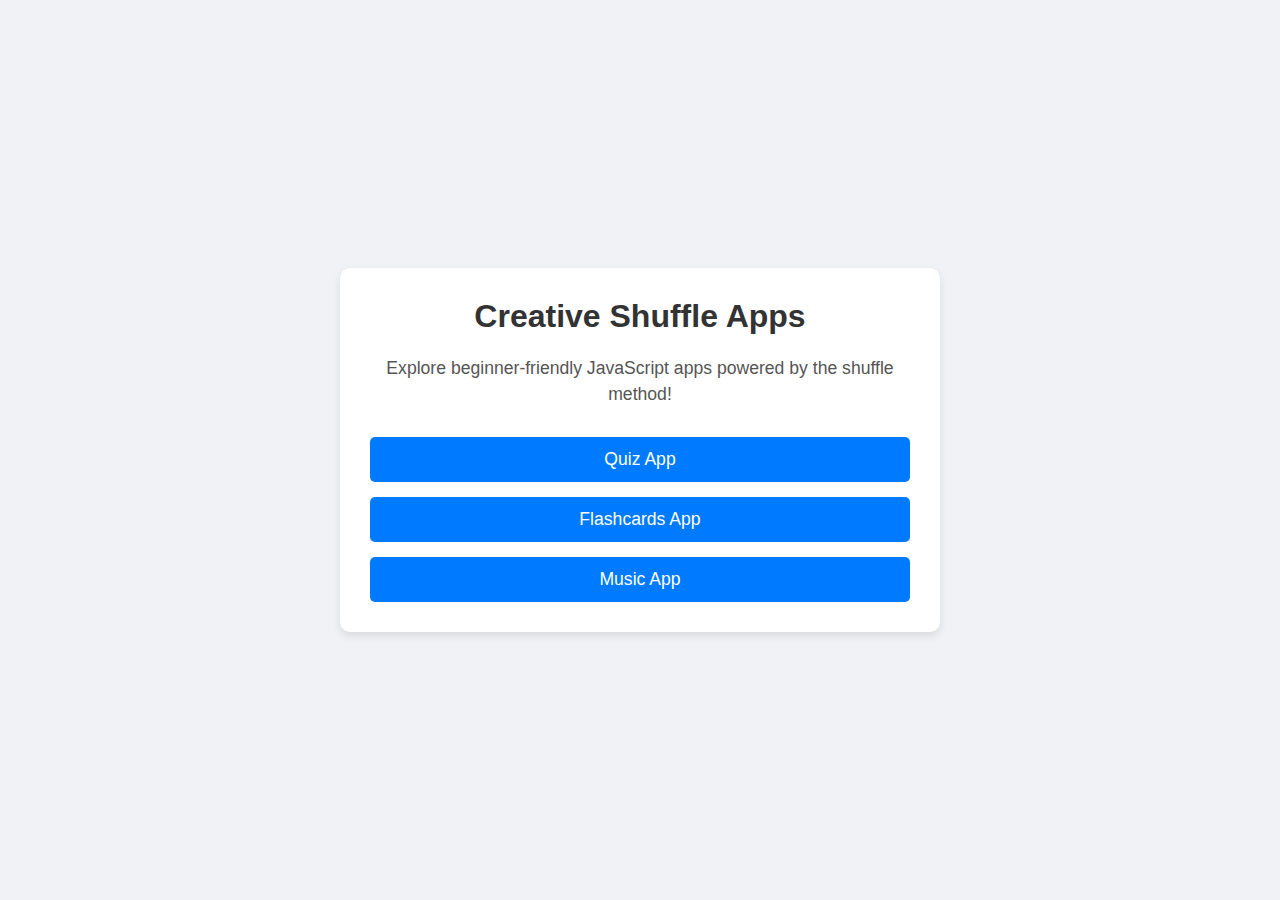
<file: index.html>
<!DOCTYPE html>
<html lang="en">
<head>
    <!-- Google tag (gtag.js) -->
    <script async src="https://www.googletagmanager.com/gtag/js?id=G-H6QEXZ77WD"></script>
    <script>
      window.dataLayer = window.dataLayer || [];
      function gtag(){dataLayer.push(arguments);}
      gtag('js', new Date());
    
      gtag('config', 'G-H6QEXZ77WD');
    </script>
    
    <meta charset="UTF-8">
    <meta name="viewport" content="width=device-width, initial-scale=1.0">
    <title>Creative Shuffle Apps</title>
    <style>
        * {
            margin: 0;
            padding: 0;
            box-sizing: border-box;
            font-family: Arial, sans-serif;
        }

        body {
            background-color: #f0f2f5;
            display: flex;
            justify-content: center;
            align-items: center;
            min-height: 100vh;
            padding: 20px;
        }

        .container {
            max-width: 600px;
            width: 100%;
            text-align: center;
            background-color: white;
            border-radius: 10px;
            padding: 30px;
            box-shadow: 0 4px 8px rgba(0, 0, 0, 0.1);
            animation: fadeIn 0.5s ease-in-out;
        }

        h1 {
            color: #333;
            font-size: 2rem;
            margin-bottom: 20px;
        }

        p {
            color: #555;
            font-size: 1.1rem;
            line-height: 1.5;
            margin-bottom: 30px;
        }

        .app-links {
            display: flex;
            flex-direction: column;
            gap: 15px;
        }

        .app-link {
            display: inline-block;
            background-color: #007bff;
            color: white;
            text-decoration: none;
            padding: 12px 20px;
            border-radius: 5px;
            font-size: 1.1rem;
            transition: background-color 0.3s, transform 0.2s;
            cursor: pointer;
        }

        .app-link:hover {
            background-color: #0056b3;
            transform: scale(1.05);
        }

        .app-link:active {
            transform: scale(0.95);
        }

        @keyframes fadeIn {
            0% { opacity: 0; transform: translateY(10px); }
            100% { opacity: 1; transform: translateY(0); }
        }

        @media (max-width: 600px) {
            .container {
                padding: 20px;
            }

            h1 {
                font-size: 1.8rem;
            }

            p {
                font-size: 1rem;
            }

            .app-link {
                font-size: 1rem;
                padding: 10px 15px;
            }
        }

        @media (max-width: 400px) {
            h1 {
                font-size: 5vw;
            }

            p {
                font-size: 0.9rem;
            }
        }
    </style>
</head>
<body>
    <div class="container">
        <h1>Creative Shuffle Apps</h1>
        <p>Explore beginner-friendly JavaScript apps powered by the <code>shuffle</code> method!</p>
        <div class="app-links">
            <a href="quiz/index.html" class="app-link" data-app="quiz">Quiz App</a>
            <a href="flashcards/index.html" class="app-link" data-app="flashcards">Flashcards App</a>
			<a href="music/index.html" class="app-link" data-app="music">Music App</a>
        </div>
    </div>
    <script>
        // Add click feedback for better UX
        document.querySelectorAll('.app-link').forEach(link => {
            link.addEventListener('click', () => {
                link.style.backgroundColor = '#004085';
                setTimeout(() => {
                    link.style.backgroundColor = '#007bff';
                }, 200);
            });
        });
    </script>
</body>
</html>
</file>
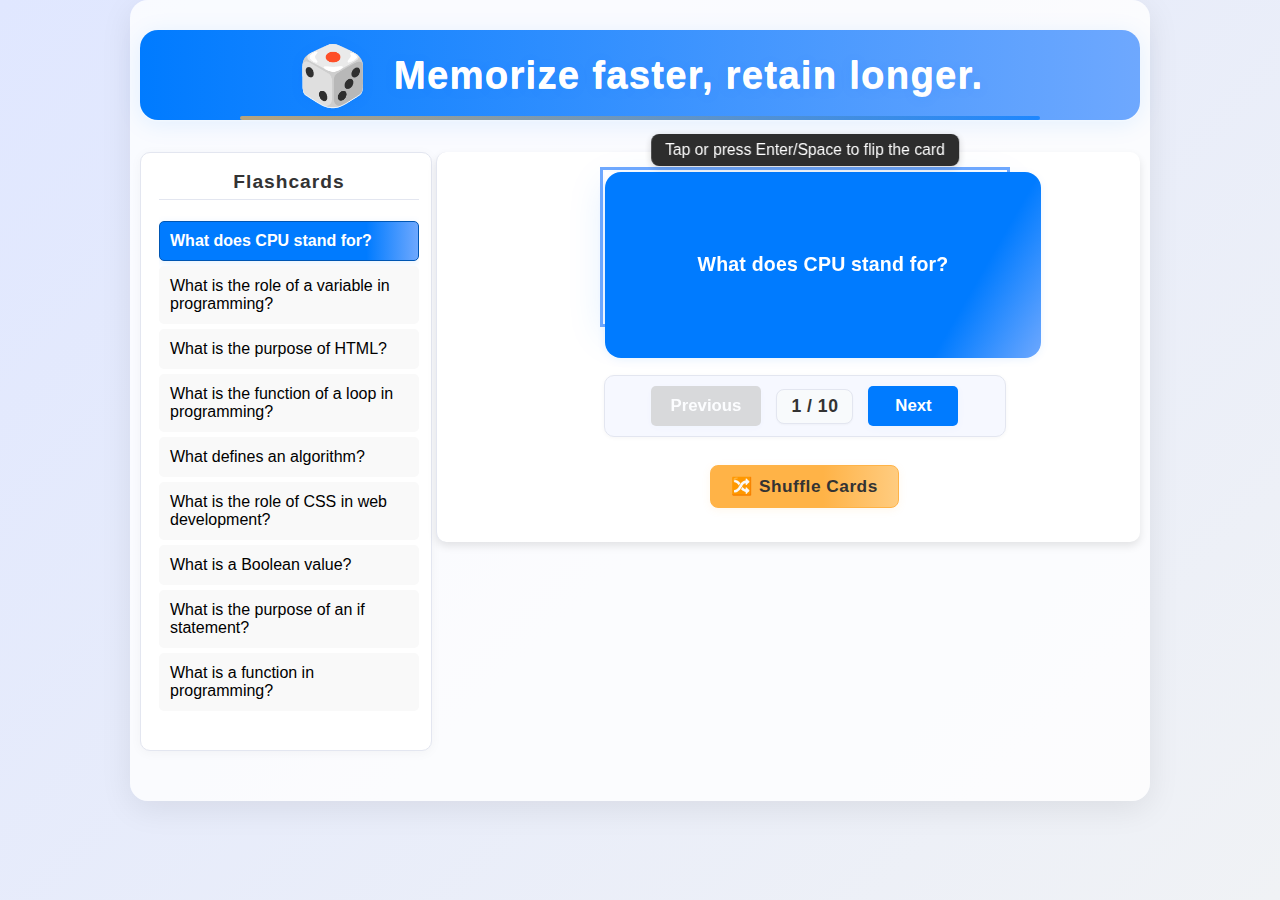
<file: flashcards/index.html>
<!DOCTYPE html>
<html lang="en">
<head>
    <!-- Google tag (gtag.js) -->
    <script async src="https://www.googletagmanager.com/gtag/js?id=G-H6QEXZ77WD"></script>
    <script>
      window.dataLayer = window.dataLayer || [];
      function gtag(){dataLayer.push(arguments);}
      gtag('js', new Date());
    
      gtag('config', 'G-H6QEXZ77WD');
    </script>
    
    <meta charset="UTF-8">
    <meta name="viewport" content="width=device-width, initial-scale=1.0">
    <title>ShuffleCards (Memorize faster, retain longer.)</title>
    <link rel="stylesheet" href="styles.css">
</head>
<body>
    <div class="container">
        <h1>
            <span class="emoji" aria-hidden="true">🎲</span>
            Memorize faster, retain longer.
        </h1>
        <div class="app-grid">
            <div class="sidebar">
                <h2>Flashcards</h2>
                <ul id="flashcardList" aria-label="List of flashcard questions"></ul>
            </div>
            <div class="main-content">
                <div class="card-container">
                    <div
                        id="flashcard"
                        class="flashcard"
                        tabindex="0"
                        aria-label="Flashcard. Press Enter or tap to flip."
                        role="button"
                        data-tooltip="Tap or press Enter/Space to flip the card"
                    >
                        <div class="front">Click to reveal the question</div>
                        <div class="back">Answer will appear here</div>
                    </div>
                </div>
                <div class="controls" role="group" aria-label="Flashcard navigation controls">
                    <button id="prevBtn" disabled aria-label="Previous flashcard">Previous</button>
                    <span id="cardCounter">1 / 20</span>
                    <button id="nextBtn" aria-label="Next flashcard">Next</button>
                </div>
                <div class="shuffle-btn-row">
                    <button id="shuffleBtn" aria-label="Shuffle flashcards">🔀 Shuffle Cards</button>
                </div>
            </div>
        </div>
    </div>
    <script src="script.js"></script>
</body>
</html>
</file>
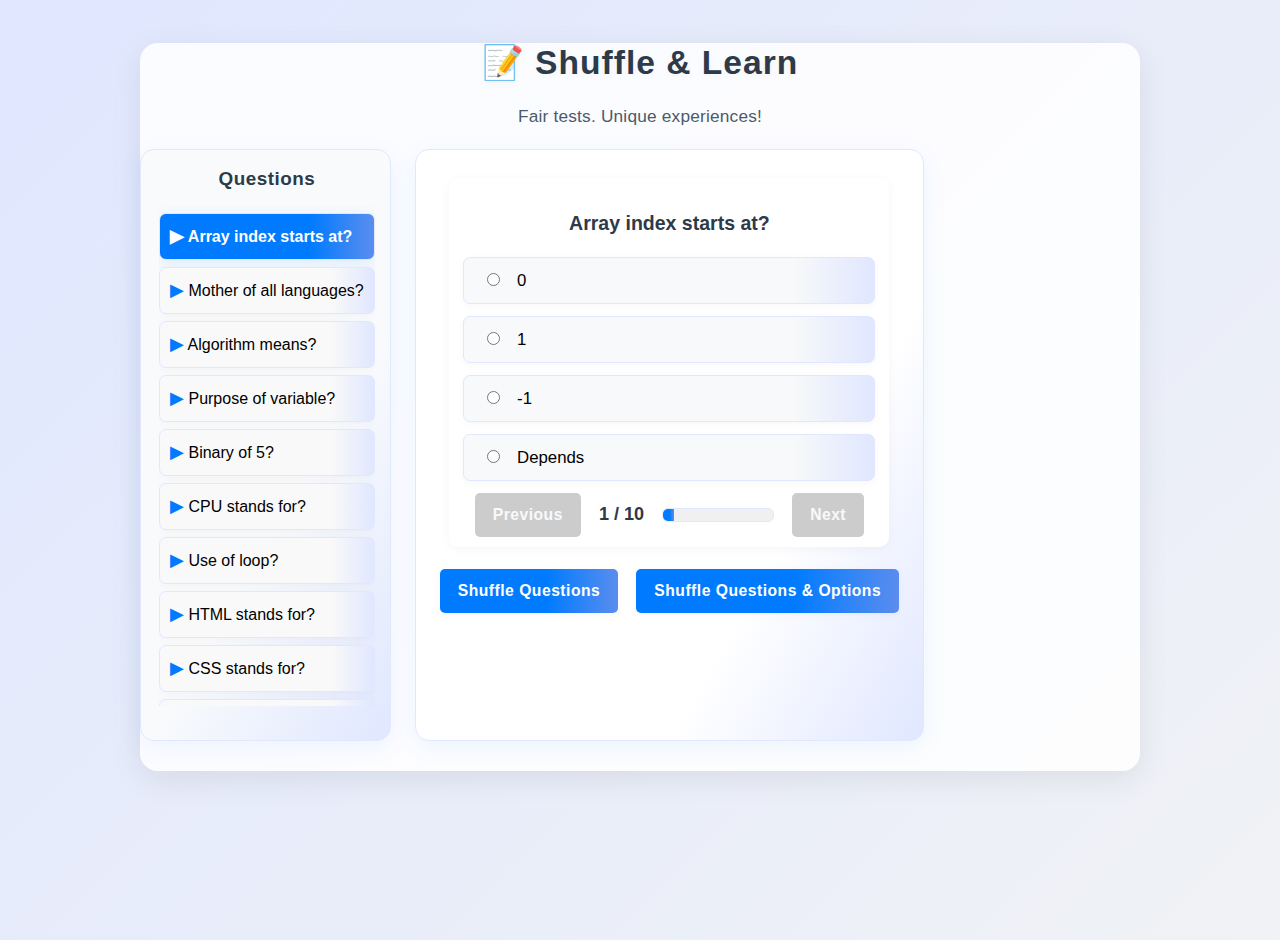
<file: quiz/index.html>
<!DOCTYPE html>
<html lang="en">
<head>
    <!-- Google tag (gtag.js) -->
    <script async src="https://www.googletagmanager.com/gtag/js?id=G-H6QEXZ77WD"></script>
    <script>
      window.dataLayer = window.dataLayer || [];
      function gtag(){dataLayer.push(arguments);}
      gtag('js', new Date());
    
      gtag('config', 'G-H6QEXZ77WD');
    </script>

    <meta charset="UTF-8">
    <meta name="viewport" content="width=device-width, initial-scale=1.0">
    <title>Smart Shuffle Quiz (Fair tests. Unique experiences)</title>
    <link rel="stylesheet" href="styles.css">
</head>
<body>
    <div class="container">
        <h1>📝 Shuffle & Learn</h1>
        <div class="subtitle">Fair tests. Unique experiences!</div>
        <div class="app-grid">
            <div class="sidebar" id="sidebar">
                <h2>Questions</h2>
                <ul id="questionList"></ul>
            </div>
            <div class="main-content">
                <div id="quiz">
                    <h2 id="question">Question will appear here</h2>
                    <div id="options"></div>
                    <div class="controls">
                        <button id="prevBtn" disabled>Previous</button>
                        <span id="questionCounter">1 / 20</span>
                        <div id="progressBar">
                            <div id="progress"></div>
                        </div>
                        <button id="nextBtn" disabled>Next</button>
                    </div>
                </div>
                <div class="shuffle-controls" id="shuffleControls">
                    <button id="randomizeQuestions">Shuffle Questions</button>
                    <button id="randomizeBoth">Shuffle Questions & Options</button>
                </div>
            </div>
            <div id="result" class="hidden">
                <h2>Your Results</h2>
                <p id="score"></p>
                <div id="feedback" aria-live="polite"></div>
                <button id="reviewBtn">Review Incorrect Answers</button>
                <div id="incorrectAnswers" class="hidden"></div>
                <div class="result-controls">
                    <button id="resetBtnResult">Reset Quiz</button>
                </div>
            </div>
        </div>
    </div>
    <script src="script.js"></script>
</body>
</html>
</file>
<file: flashcards/styles.css>
/* Define color variables for easier maintenance */
:root {
    --primary: #007bff;
    --primary-light: #6ea8fe;
    --success: #28a745;
    --success-light: #6fdc8c;
    --sidebar-bg: #fff;
    --sidebar-border: #e3e6f0;
    --shadow: 0 8px 32px rgba(0,0,0,0.08);
    --shadow-light: 0 2px 12px rgba(0,0,0,0.04);
}

body {
    font-family: Arial, sans-serif;
    margin: 0;
    background: linear-gradient(135deg, #e0e7ff 0%, #f0f2f5 100%);
    min-height: 100vh;
    padding: 0;
}

.container {
    max-width: 1000px;
    margin: 0 auto;
    text-align: center;
    background: rgba(255,255,255,0.8);
    border-radius: 18px;
    box-shadow: 0 8px 32px rgba(0,0,0,0.08);
    padding: 30px 10px 30px 10px;
}

h1 {
    /* Fancy, professional, modern look */
    color: #fff;
    font-size: 2.4em;
    margin-bottom: 32px;
    letter-spacing: 1.2px;
    font-weight: 900;
    margin-top: 0;
    display: flex;
    align-items: center;
    justify-content: center;
    gap: 0.4em;
    padding: 0.3em 0.8em;
    border-radius: 18px;
    background: linear-gradient(90deg, #007bff 0%, #6ea8fe 100%);
    box-shadow: 0 4px 24px 0 rgba(0,123,255,0.10), 0 1.5px 0 #fff;
    text-shadow: 0 2px 12px rgba(0,123,255,0.13), 0 1px 0 #fff;
    position: relative;
    overflow: hidden;
}
h1::after {
    content: "";
    position: absolute;
    left: 10%;
    bottom: 0;
    width: 80%;
    height: 4px;
    background: linear-gradient(90deg, #ffb347 0%, #007bff 100%);
    border-radius: 2px;
    opacity: 0.7;
    pointer-events: none;
}
.emoji {
    font-size: 1.5em;
    vertical-align: middle;
    margin-right: 0.15em;
    filter: drop-shadow(0 2px 2px rgba(0,123,255,0.13));
    transition: transform 0.2s;
}
h1:hover .emoji {
    transform: scale(1.13) rotate(-8deg);
}

.app-grid {
    display: grid;
    grid-template-columns: 260px 1fr;
    gap: 36px; /* Increased gap for more space between sidebar and main-content */
    align-items: flex-start;
    /* Sidebar left, main-content right */
}

.sidebar {
    background-color: var(--sidebar-bg);
    border-radius: 10px;
    padding: 18px 12px 18px 18px;
    height: fit-content;
    border: 1.5px solid var(--sidebar-border);
    min-height: 350px;
    margin-bottom: 20px;
    width: 260px;
    min-width: 200px;
    max-width: 320px;
    flex-shrink: 0;
    grid-column: 1;
    box-shadow: var(--shadow-light);
}

.sidebar h2 {
    font-size: 1.2em;
    color: #333;
    margin: 0 0 10px;
    font-weight: 600;
    letter-spacing: 0.5px;
    margin-bottom: 16px;
    letter-spacing: 1px;
    border-bottom: 1px solid #e3e6f0;
    padding-bottom: 6px;
}

#flashcardList {
    list-style: none;
    padding: 0;
    max-height: 500px;
    overflow-y: auto;
    scrollbar-width: thin;
    scrollbar-color: #007bff #f0f2f5;
    text-align: left;
}

#flashcardList li {
    padding: 10px;
    margin: 5px 0;
    background-color: #f9f9f9;
    border-radius: 5px;
    cursor: pointer;
    transition: background-color 0.3s, color 0.3s, border 0.2s, box-shadow 0.2s;
    font-size: 1em;
    font-weight: 500;
    border: 1px solid transparent;
    text-align: left;
    outline: none;
}

#flashcardList li:focus {
    box-shadow: 0 0 0 2px var(--primary);
    background-color: #e3f0ff;
}

#flashcardList li.active {
    background: linear-gradient(90deg, var(--primary) 80%, var(--primary-light) 100%);
    color: #fff;
    border: 1.5px solid #0056b3;
    font-weight: 700;
    box-shadow: 0 2px 8px rgba(0,123,255,0.10);
}

#flashcardList li:hover {
    background: #f0f8ff;
    color: var(--primary);
    box-shadow: 0 1px 4px rgba(0,123,255,0.06);
}

.main-content {
    background-color: white;
    border-radius: 10px;
    padding: 20px;
    box-shadow: 0 4px 8px rgba(0, 0, 0, 0.1);
    display: flex;
    flex-direction: column;
    align-items: center;
    min-height: 350px;
    justify-content: flex-start;
    grid-column: 2;
    border-right: none;
    border-left: 1.5px solid #e3e6f0;
    margin-left: 0;
    padding-left: 32px;
    padding-right: 0;
}

.card-container {
    perspective: 1000px;
    width: 100%;
    max-width: 400px; /* Constrain flashcard width */
    margin-bottom: 35px;
    display: flex;
    align-items: center;
    justify-content: center;
    position: relative;
    max-width: 400px;
    min-width: 220px;
}

.card-stack-bg {
    position: absolute;
    left: 50%;
    top: 0;
    transform: translateX(-50%);
    width: 98%;
    height: 96%;
    border-radius: 16px;
    background: rgba(200, 220, 255, 0.18);
    box-shadow: 0 6px 18px rgba(0,0,0,0.07);
    z-index: 1;
    pointer-events: none;
}

.card-stack-bg.second {
    top: 14px;
    width: 94%;
    height: 92%;
    background: rgba(180, 200, 240, 0.13);
    z-index: 0;
}

.flashcard {
    width: 100%;
    min-width: 200px;
    max-width: 400px;
    height: 150px; /* Reduced height to fit better */
    min-height: 120px;
    max-height: 220px;
    position: relative;
    cursor: pointer;
    transform-style: preserve-3d;
    transition: 
        transform 0.6s cubic-bezier(.4,2,.3,1), 
        box-shadow 0.3s, 
        background 0.3s, 
        border-color 0.3s;
    will-change: transform;
    background: rgba(255,255,255,0.95);
    box-shadow: 0 8px 32px rgba(0,0,0,0.10);
    z-index: 2;
}

/* --- Improved stacked card effect for flashcard --- */
.card-container {
    position: relative;
    /* Remove previous stack effect if present */
}
.card-stack-bg {
    position: absolute;
    left: 50%;
    top: 0;
    transform: translateX(-50%);
    width: 98%;
    height: 96%;
    border-radius: 16px;
    background: rgba(200, 220, 255, 0.18);
    box-shadow: 0 6px 18px rgba(0,0,0,0.07);
    z-index: 1;
    pointer-events: none;
}
.card-stack-bg.second {
    top: 14px;
    width: 94%;
    height: 92%;
    background: rgba(180, 200, 240, 0.13);
    z-index: 0;
}
.flashcard {
    z-index: 2;
    position: relative;
}

.flashcard:hover, .flashcard:focus-visible {
    box-shadow: 0 12px 36px rgba(0,123,255,0.13);
    outline: 3px solid var(--primary-light);
    outline-offset: 2px;
}

.flashcard:active {
    box-shadow: 0 2px 8px rgba(0,0,0,0.08);
    transform: scale(0.98);
}

.flashcard.flipped {
    transform: rotateY(180deg);
    box-shadow: 0 8px 32px rgba(40,167,69,0.15);
    border-color: var(--success);
    background: rgba(40,167,69,0.04);
}

.front, .back {
    position: absolute;
    width: 100%;
    height: 100%;
    backface-visibility: hidden;
    display: flex;
    align-items: center;
    justify-content: center;
    padding: 15px;
    border-radius: 16px;
    border: none;
    font-size: 1.22em;
    font-weight: 600;
    letter-spacing: 0.2px;
    user-select: none;
    transition: font-size 0.2s;
    line-height: 1.4;
    word-break: break-word;
}

.front {
    background: linear-gradient(120deg, var(--primary) 80%, var(--primary-light) 100%);
    color: white;
    box-shadow: 0 2px 8px rgba(0,123,255,0.08);
}

.back {
    background: linear-gradient(120deg, var(--success) 80%, var(--success-light) 100%);
    color: white;
    transform: rotateY(180deg);
    box-shadow: 0 2px 8px rgba(40,167,69,0.08);
}

.flashcard .hint {
    font-size: 0.95em;
    color: #f8f9fa;
    opacity: 0.8;
    margin-top: 10px;
    font-style: italic;
}

.controls {
    display: flex;
    justify-content: center;
    align-items: center;
    gap: 15px;
    width: 100%;
    max-width: 400px; /* Align with flashcard width */
    margin-top: 10px;
    margin-bottom: 10px;
    padding: 10px 0;
    background: rgba(245, 247, 255, 0.85);
    border: 1px solid #e3e6f0;
    border-radius: 10px;
    box-shadow: 0 1px 4px rgba(0,0,0,0.04);
}

button {
    background-color: #007bff;
    color: white;
    border: none;
    padding: 10px 20px;
    border-radius: 5px;
    cursor: pointer;
    transition: background-color 0.3s, transform 0.2s;
    font-size: 1.05em;
    font-weight: 600;
    min-width: 90px;
    outline: none;
    box-shadow: 0 2px 8px rgba(0,123,255,0.04);
}

button:hover {
    background-color: #0056b3;
    transform: scale(1.05);
}

button:focus {
    outline: 2px solid #0056b3;
    outline-offset: 2px;
}

button:active {
    transform: scale(0.97);
}

button#shuffleBtn {
    background: linear-gradient(90deg, #ffb347 60%, #ffcc80 100%);
    color: #333;
    font-weight: 700;
    border: 1.5px solid #ffb347;
    margin-top: 0;
    margin-bottom: 0;
    font-size: 1.08em;
    display: flex;
    align-items: center;
    gap: 0.4em;
    box-shadow: 0 2px 8px rgba(255,179,71,0.10);
    border-radius: 8px;
    letter-spacing: 0.5px;
}

button#shuffleBtn:hover {
    background: linear-gradient(90deg, #ff9800 60%, #ffd180 100%);
    color: #fff;
    border: 1.5px solid #ff9800;
}

button:disabled {
    background-color: #ccc;
    cursor: not-allowed;
    opacity: 0.7;
}

#cardCounter {
    font-size: 1.1em;
    color: #333;
    font-weight: 700;
    letter-spacing: 0.5px;
    background: #f8fafc;
    border: 1px solid #e3e6f0;
    padding: 6px 14px;
    border-radius: 8px;
    box-shadow: 0 1px 2px rgba(0,0,0,0.03);
}

.shuffle-btn-row {
    margin-top: 18px;
    display: flex;
    justify-content: center;
    width: 100%;
}

.flashcard[data-tooltip]:hover::after,
.flashcard[data-tooltip]:focus::after {
    content: attr(data-tooltip);
    position: absolute;
    left: 50%;
    top: -38px;
    transform: translateX(-50%);
    background: #222;
    color: #fff;
    padding: 7px 14px;
    border-radius: 8px;
    font-size: 0.98em;
    white-space: nowrap;
    pointer-events: none;
    opacity: 0.95;
    z-index: 10;
    box-shadow: 0 2px 8px rgba(0,0,0,0.18);
    transition: opacity 0.2s;
}

.flashcard[data-tooltip]:active::after {
    display: none;
}

@media (max-width: 900px) {
    .container {
        padding: 10px 2vw 20px 2vw;
    }
    .app-grid {
        grid-template-columns: 180px 1fr;
        gap: 20px; /* Also increase gap on tablet */
    }
    .sidebar {
        width: 180px;
        min-width: 120px;
        max-width: 200px;
        padding: 10px 6px 10px 10px;
    }
    .main-content {
        padding-left: 12px;
        padding-right: 0;
        border-left: 1.5px solid #e3e6f0;
        border-right: none;
    }
    .card-container {
        margin-bottom: 20px;
    }
}

@media (max-width: 700px) {
    h1 {
        font-size: 1.25em;
        gap: 0.12em;
        margin-bottom: 16px;
        letter-spacing: 0.3px;
        padding: 0.25em 0.4em;
        border-radius: 12px;
    }
    h1::after {
        height: 2.5px;
        left: 12%;
        width: 76%;
    }
    .emoji {
        font-size: 1.1em;
        margin-right: 0.06em;
    }
    .app-grid {
        grid-template-columns: 1fr;
        gap: 0;
    }
    .sidebar, .main-content {
        grid-column: auto;
    }
    .main-content {
        order: 1;
        border-left: none;
        padding-left: 0;
    }
    .sidebar {
        order: 2;
        max-width: 100%;
        width: 100%;
        min-width: 0;
        margin-bottom: 0;
        margin-top: 18px;
        border-radius: 10px;
        box-shadow: 0 2px 8px rgba(0,0,0,0.04);
        padding: 10px 6px 10px 10px;
    }
    .card-container {
        max-width: 100vw;
        min-width: 0;
        min-height: 120px;
        padding-left: 0;
        padding-right: 0;
        margin-left: 0;
        margin-right: 0;
        box-sizing: border-box;
        /* Add horizontal scroll prevention and centering */
        display: flex;
        justify-content: center;
        align-items: center;
    }
    .flashcard {
        min-height: 140px;
        height: 160px;
        max-height: 220px;
        min-width: 0;
        max-width: 400px;
        width: 100%;
        margin-left: 0;
        margin-right: 0;
        font-size: 1.1em;
        box-sizing: border-box;
    }
    .front, .back {
        font-size: 1em;
        padding: 12px;
    }
    .controls {
        max-width: 100%;
        padding: 6px 0;
    }
    button {
        padding: 7px 10px;
        font-size: 0.95em;
        min-width: 70px;
    }
    #cardCounter {
        padding: 4px 8px;
        font-size: 1em;
    }
    .progress-bar, .controls {
        max-width: 100%;
    }
}

@media (max-width: 480px) {
    .container {
        padding: 0;
        box-shadow: none;
        border-radius: 0;
    }
    .sidebar {
        padding: 6px;
        font-size: 0.95em;
        margin-top: 12px;
    }
    .main-content {
        padding: 6px;
    }
    .flashcard {
        font-size: 0.95em;
    }
    .controls {
        gap: 8px;
    }
    .front, .back {
        font-size: 0.97em;
        padding: 8px;
    }
    .progress-bar {
        height: 5px;
    }
}

/* Add a subtle fade-in animation for cards */
@keyframes cardFadeIn {
    from { opacity: 0; transform: scale(0.96);}
    to { opacity: 1; transform: scale(1);}
}
.flashcard, .front, .back {
    animation: cardFadeIn 0.5s;
}

/* --- Final Polish and Visual Improvements --- */

/* Smoother card flip and shadow */
.flashcard {
    box-shadow: 0 8px 32px rgba(0,0,0,0.10);
    transition: 
        transform 0.6s cubic-bezier(.4,2,.3,1), 
        box-shadow 0.3s, 
        background 0.3s, 
        border-color 0.3s;
    background: rgba(255,255,255,0.95);
}
.flashcard:hover, .flashcard:focus-visible {
    box-shadow: 0 12px 36px rgba(0,123,255,0.13);
    outline: 3px solid var(--primary-light);
    outline-offset: 2px;
}

/* More contrast and clarity for the active sidebar item */
#flashcardList li.active {
    background: linear-gradient(90deg, var(--primary) 80%, var(--primary-light) 100%);
    color: #fff;
    border: 1.5px solid #0056b3;
    font-weight: 700;
    box-shadow: 0 2px 8px rgba(0,123,255,0.10);
}

/* Subtle hover for sidebar items */
#flashcardList li:hover:not(.active) {
    background: #f0f8ff;
    color: var(--primary);
    box-shadow: 0 1px 4px rgba(0,123,255,0.06);
}

/* Sidebar header style */
.sidebar h2 {
    margin-bottom: 16px;
    letter-spacing: 1px;
    border-bottom: 1px solid #e3e6f0;
    padding-bottom: 6px;
}

/* Responsive font and padding for flashcard content */
.front, .back {
    font-size: 1.22em;
    padding: 18px;
    line-height: 1.4;
    word-break: break-word;
}

/* Progress bar below the flashcard */
.progress-bar {
    width: 100%;
    max-width: 400px;
    height: 7px;
    background: #e3e6f0;
    border-radius: 5px;
    margin: 18px auto 0 auto;
    overflow: hidden;
    position: relative;
}
.progress-bar-inner {
    height: 100%;
    background: linear-gradient(90deg, var(--primary) 60%, var(--primary-light) 100%);
    border-radius: 5px 0 0 5px;
    transition: width 0.4s cubic-bezier(.4,2,.3,1);
}

/* Shuffle button more prominent */
button#shuffleBtn {
    box-shadow: 0 2px 8px rgba(255,179,71,0.10);
    border-radius: 8px;
    letter-spacing: 0.5px;
}

/* Controls: more spacing and separation */
.controls {
    margin-bottom: 10px;
    margin-top: 18px;
    background: rgba(245,247,255,0.85);
    border: 1px solid #e3e6f0;
}

/* Card counter: more visual clarity */
#cardCounter {
    background: #f8fafc;
    border: 1px solid #e3e6f0;
}

/* Mobile: ensure flashcard is always fully visible and not cropped */
@media (max-width: 700px) {
    .card-container {
        padding-left: 8px;
        padding-right: 8px;
    }
    .flashcard {
        max-width: 100%;
        width: 100%;
        margin-left: 0;
        margin-right: 0;
    }
    .front, .back {
        font-size: 1em;
        padding: 12px;
    }
    .progress-bar, .controls {
        max-width: 100%;
    }
}

/* Even more compact for very small screens */
@media (max-width: 480px) {
    .front, .back {
        font-size: 0.97em;
        padding: 8px;
    }
    .progress-bar {
        height: 5px;
    }
}
</file>
<file: quiz/styles.css>
body {
    font-family: 'Segoe UI', Arial, sans-serif;
    margin: 0;
    background: linear-gradient(135deg, #e0e7ff 0%, #f0f2f5 100%);
    padding: 20px;
    min-height: 100vh;
}

.container {
    max-width: 1000px;
    margin: 0 auto;
    text-align: center;
    box-shadow: 0 8px 32px rgba(0,0,0,0.08);
    border-radius: 18px;
    background: rgba(255,255,255,0.85);
    padding-bottom: 30px;
}

h1 {
    color: #2d3a4a;
    font-size: 2.1em;
    margin-bottom: 24px;
    letter-spacing: 1px;
    font-weight: 700;
    text-shadow: 0 2px 8px rgba(0,0,0,0.04);
}

.subtitle {
    font-size: 1.08em;
    color: #4b5a6a;
    margin-bottom: 22px;
    font-weight: 400;
    letter-spacing: 0.2px;
}

.app-grid {
    display: flex;
    flex-direction: row;
    gap: 24px;
    position: relative; /* Needed for absolute centering of #result */
}

.sidebar {
    background: linear-gradient(120deg, #f8fafc 60%, #e0e7ff 100%);
    border-radius: 14px;
    padding: 18px 15px 18px 18px;
    box-shadow: 0 6px 24px rgba(0, 123, 255, 0.07);
    height: fit-content;
    animation: fadeIn 0.5s ease-in-out;
    border: 1.5px solid #e0e7ff;
    transition: box-shadow 0.3s;
}

.sidebar:hover {
    box-shadow: 0 12px 32px rgba(0, 123, 255, 0.13);
}

.sidebar h2 {
    font-size: 1.18em;
    color: #2d3a4a;
    margin: 0 0 12px;
    font-weight: 600;
    letter-spacing: 0.5px;
}

#questionList {
    list-style: none;
    padding: 0;
    max-height: 500px;
    overflow-y: auto;
}

#questionList li {
    padding: 12px 10px;
    margin: 7px 0;
    background: linear-gradient(90deg, #f9f9f9 80%, #e0e7ff 100%);
    border-radius: 7px;
    cursor: pointer;
    transition: background 0.3s, color 0.3s, box-shadow 0.2s;
    border: 1px solid #e0e7ff;
    box-shadow: 0 2px 8px rgba(0,0,0,0.03);
    display: flex;
    align-items: flex-start;
    gap: 8px;
    position: relative;
    flex-direction: column;
    /* Make each question/option stack vertically */
}

#questionList li.active {
    background: linear-gradient(90deg, #007bff 70%, #5a8dee 100%);
    color: white;
    font-weight: 600;
    box-shadow: 0 4px 16px rgba(0,123,255,0.11);
}

#questionList li:hover {
    background: linear-gradient(90deg, #e9ecef 80%, #e0e7ff 100%);
}

#questionList li.answered {
    border-left: 5px solid #28a745;
    font-weight: 500;
    opacity: 0.85;
}

#questionList li:hover, #questionList li:focus {
    outline: none;
    box-shadow: 0 0 0 2px #007bff33;
}

#questionList .expand-icon {
    font-size: 1.1em;
    margin-top: 2px;
    color: #007bff;
    transition: transform 0.2s;
    flex-shrink: 0;
}

#questionList li.active .expand-icon {
    color: #fff;
}

#questionList .question-text {
    flex: 1;
    cursor: pointer;
    user-select: none;
}

#questionList .options {
    display: none;
    padding: 10px 10px 10px 18px;
    background: #f0f4ff;
    border-radius: 6px;
    margin-top: 7px;
    border-left: 3px solid #007bff;
    animation: fadeIn 0.3s;
    width: 100%;
    margin-left: 0;
    box-sizing: border-box;
    /* Remove margin-left and ensure full width */
}

#questionList .options.show {
    display: block;
}

#questionList li.active .options {
    color: #333;
}

#questionList .option {
    font-size: 0.97em;
    margin: 5px 0;
    color: #2d3a4a;
}

.main-content {
    background: linear-gradient(120deg, #fff 70%, #e0e7ff 100%);
    border-radius: 14px;
    padding: 28px 24px 24px 24px;
    box-shadow: 0 6px 24px rgba(0, 123, 255, 0.07);
    display: flex;
    flex-direction: column;
    align-items: center;
    border: 1.5px solid #e0e7ff;
    position: relative;
    min-height: 400px; /* ensures enough height for centering */
}

.shuffle-controls {
    display: flex;
    justify-content: center;
    gap: 18px;
    margin-bottom: 22px;
}

.shuffle-controls button:last-child {
    /* Remove margin if only two buttons, no reset */
    margin-right: 0;
}

#quiz {
    width: 100%;
    max-width: 440px;
    margin-bottom: 22px;
    animation: fadeIn 0.5s ease-in-out;
    background: rgba(255,255,255,0.97);
    border-radius: 10px;
    box-shadow: 0 2px 12px rgba(0,0,0,0.04);
    padding: 18px 0 10px 0;
}

#question {
    font-size: 1.22em;
    color: #2d3a4a;
    margin-bottom: 22px;
    font-weight: 600;
}

#options {
    width: 100%;
}

.option {
    display: block;
    margin: 12px auto;
    padding: 12px 18px;
    background: linear-gradient(90deg, #f8f9fa 80%, #e0e7ff 100%);
    border: 1.5px solid #e0e7ff;
    border-radius: 7px;
    cursor: pointer;
    width: 85%;
    text-align: left;
    transition: background 0.3s, color 0.3s, box-shadow 0.2s;
    font-size: 1.05em;
    box-shadow: 0 2px 8px rgba(0,0,0,0.03);
    position: relative;
}

.option:hover {
    background: linear-gradient(90deg, #e9ecef 80%, #e0e7ff 100%);
    box-shadow: 0 4px 16px rgba(0,123,255,0.07);
}

.option.correct {
    background: linear-gradient(90deg, #28a745 80%, #5be584 100%);
    color: white;
    border-color: #28a745;
    font-weight: 600;
}

.option.incorrect {
    background: linear-gradient(90deg, #dc3545 80%, #ffb3b3 100%);
    color: white;
    border-color: #dc3545;
    font-weight: 600;
}

.option:active, .option.selected {
    transform: scale(1.03);
    box-shadow: 0 2px 12px rgba(40,167,69,0.10);
}

.option input {
    margin-right: 12px;
    accent-color: #007bff;
}

.controls {
    display: flex;
    justify-content: center;
    align-items: center;
    gap: 18px;
    width: 100%;
    max-width: 440px;
    margin-top: 10px;
}

#progressBar {
    width: 110px;
    height: 12px;
    background: #f0f0f0;
    border-radius: 6px;
    overflow: hidden;
    border: 1px solid #e0e7ff;
    position: relative;
}

#progressBar::after {
    content: attr(data-progress);
    position: absolute;
    right: 8px;
    top: -22px;
    font-size: 0.9em;
    color: #007bff;
    font-weight: 600;
    transition: content 0.3s;
}

#progress {
    height: 100%;
    background: linear-gradient(90deg, #007bff 60%, #5a8dee 100%);
    transition: width 0.3s;
}

#result {
    width: 100%;
    max-width: 440px;
    animation: fadeIn 0.5s ease-in-out;
    position: absolute;
    top: 50%;
    left: 50%;
    transform: translate(-50%, -50%);
    z-index: 100;
    min-width: 320px;
    max-width: 520px;
    width: 90vw;
    margin: 0;
    display: flex;
    flex-direction: column;
    align-items: center;
    justify-content: center;
    box-shadow: 0 8px 32px rgba(0,0,0,0.12);
    background: linear-gradient(120deg, #fff 70%, #e0e7ff 100%);
    border: 2.5px solid #007bff;
    border-radius: 14px;
    padding: 26px 18px 18px 18px;
    animation: fadeIn 0.5s ease-in-out;
}

#result.hidden {
    display: none !important;
    opacity: 0;
    pointer-events: none;
}

/* Hide all other app-grid children when result is shown */
#result:not(.hidden) ~ .sidebar,
#result:not(.hidden) ~ .main-content {
    display: none !important;
}

#result h2 {
    color: #2d3a4a;
    margin-bottom: 18px;
    font-weight: 700;
}

#feedback {
    font-size: 1.13em;
    margin-bottom: 18px;
    color: #333;
    font-weight: 500;
}

#incorrectAnswers {
    text-align: left;
    margin-top: 12px;
    background: #f8fafc;
    border-radius: 8px;
    padding: 10px 14px;
    box-shadow: 0 2px 8px rgba(0,0,0,0.03);
    border: 1px solid #e0e7ff;
}

#incorrectAnswers .question {
    font-weight: bold;
    margin: 12px 0 5px;
    color: #2d3a4a;
}

#incorrectAnswers .correct-answer {
    color: #28a745;
    font-weight: 500;
}

#incorrectAnswers .your-answer {
    color: #dc3545;
    font-weight: 500;
}

.result-controls {
    display: flex;
    justify-content: center;
    gap: 18px;
    margin-top: 22px;
}

.result-controls button {
    /* Extra hover effect for reset button */
    transition: background 0.3s, transform 0.18s, box-shadow 0.2s;
}
.result-controls button:hover {
    background: linear-gradient(90deg, #218838 60%, #5be584 100%);
    color: #fff;
    transform: scale(1.05);
}

button {
    background: linear-gradient(90deg, #007bff 60%, #5a8dee 100%);
    color: white;
    border: none;
    padding: 9px 18px;
    border-radius: 5px;
    cursor: pointer;
    transition: background 0.3s, transform 0.18s, box-shadow 0.2s;
    font-size: 0.98em;
    font-weight: 600;
    box-shadow: 0 2px 8px rgba(0,0,0,0.04);
    letter-spacing: 0.5px;
    min-width: 44px; /* for touch targets */
    min-height: 44px;
}

button:hover {
    background: linear-gradient(90deg, #0056b3 60%, #3e6edb 100%);
    transform: scale(1.04);
    box-shadow: 0 4px 16px rgba(0,123,255,0.13);
}

button:disabled {
    background: #ccc;
    cursor: not-allowed;
    color: #f8f9fa;
    box-shadow: none;
}

#questionCounter {
    font-size: 1.13em;
    color: #2d3a4a;
    font-weight: 600;
}

.hidden {
    display: none;
}

@keyframes fadeIn {
    0% { opacity: 0; transform: translateY(20px);}
    100% { opacity: 1; transform: translateY(0);}
}

.result-question {
    font-weight: 600;
    color: #2d3a4a;
    margin: 18px 0 4px 0;
    font-size: 1.08em;
    word-break: break-word;
}

.result-correct-answer, .result-your-answer {
    margin-bottom: 2px;
    word-break: break-word;
}

.result-correct {
    background: #e6f9ed;
    color: #218838;
    padding: 2px 7px;
    border-radius: 5px;
    font-weight: 600;
}

.result-incorrect {
    background: #fdeaea;
    color: #c82333;
    padding: 2px 7px;
    border-radius: 5px;
    font-weight: 600;
}

/* Make sure result covers the screen on mobile */
@media (max-width: 700px) {
    #result {
        position: fixed;
        top: 0;
        left: 0;
        right: 0;
        bottom: 0;
        min-width: unset;
        max-width: unset;
        width: 100vw;
        height: 100vh;
        margin: 0;
        border-radius: 0;
        z-index: 999;
        overflow-y: auto;
        display: flex;
        flex-direction: column;
        align-items: center;
        justify-content: flex-start;
        padding-top: 32px;
    }
    .result-question {
        font-size: 1em;
        margin-top: 16px;
    }
}

@media (max-width: 700px) {
    .app-grid {
        flex-direction: column;
        gap: 10px;
        position: relative;
    }
    .main-content {
        order: 1;
        padding: 12px 2vw 12px 2vw;
        border-radius: 10px;
        box-shadow: 0 4px 18px rgba(0,0,0,0.07);
        min-height: 300px;
    }
    .sidebar {
        order: 2;
        max-height: 220px;
        margin-bottom: 18px;
        padding: 12px 8px 12px 10px;
        border-radius: 10px;
    }
    /* Move shuffle-controls below quiz */
    .shuffle-controls {
        margin-bottom: 0;
        margin-top: 18px;
        order: 2;
        width: 100%;
        justify-content: center;
    }
    #quiz, #result {
        max-width: 100%;
        padding: 10px 2vw;
    }
    .option {
        width: 99%;
        font-size: 1em;
        padding: 14px 10px;
        border-radius: 6px;
    }
    .controls, .result-controls {
        max-width: 100%;
        flex-wrap: wrap;
        gap: 10px;
    }
    button {
        padding: 12px 10px;
        font-size: 1em;
        border-radius: 6px;
        min-width: 44px;
        min-height: 44px;
    }
    #question {
        font-size: 1.08em;
    }
    #questionCounter {
        font-size: 1em;
    }
    #progressBar {
        width: 80px;
        height: 10px;
    }
    #incorrectAnswers {
        padding: 8px 4px;
        font-size: 0.98em;
    }
    .subtitle {
        font-size: 1em;
        margin-bottom: 14px;
    }
    #result {
        margin: 40px auto 0 auto;
        /* Slightly more space above result on mobile */
        width: 98%;
        position: static;
        top: auto;
        left: auto;
        transform: none;
        min-width: unset;
        max-width: 100%;
        margin: 32px auto 0 auto;
    }
}

/* For very small screens */
@media (max-width: 400px) {
    .container {
        padding: 0;
        border-radius: 0;
    }
    .main-content, .sidebar {
        border-radius: 0;
        padding: 6px 2px;
    }
    h1 {
        font-size: 1.2em;
        margin-bottom: 10px;
    }
    #quiz, #result {
        padding: 4px 1vw;
    }
    .option {
        padding: 10px 4px;
        font-size: 0.97em;
    }
    button {
        padding: 10px 4px;
        font-size: 0.97em;
    }
}

.fade {
    transition: opacity 0.4s;
    opacity: 1;
}
.fade.hidden {
    opacity: 0;
    pointer-events: none;
}
</file>
